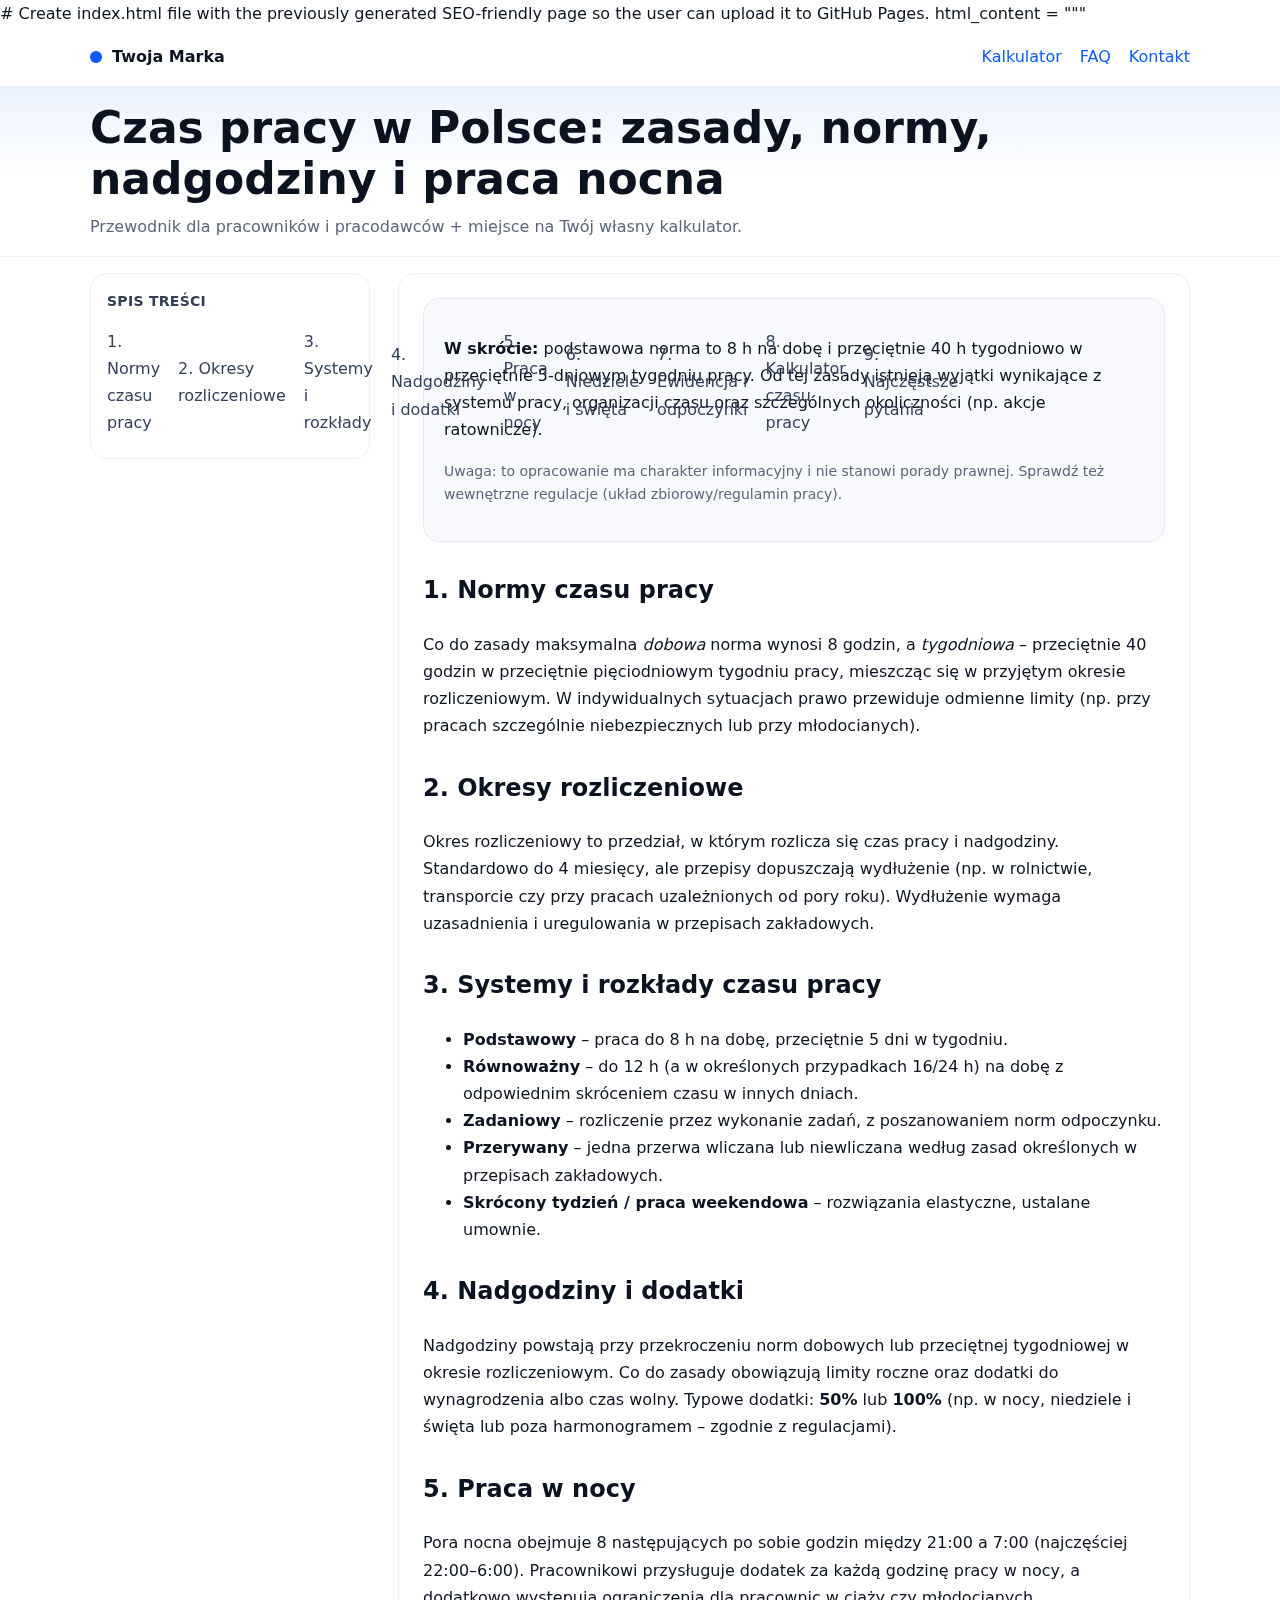
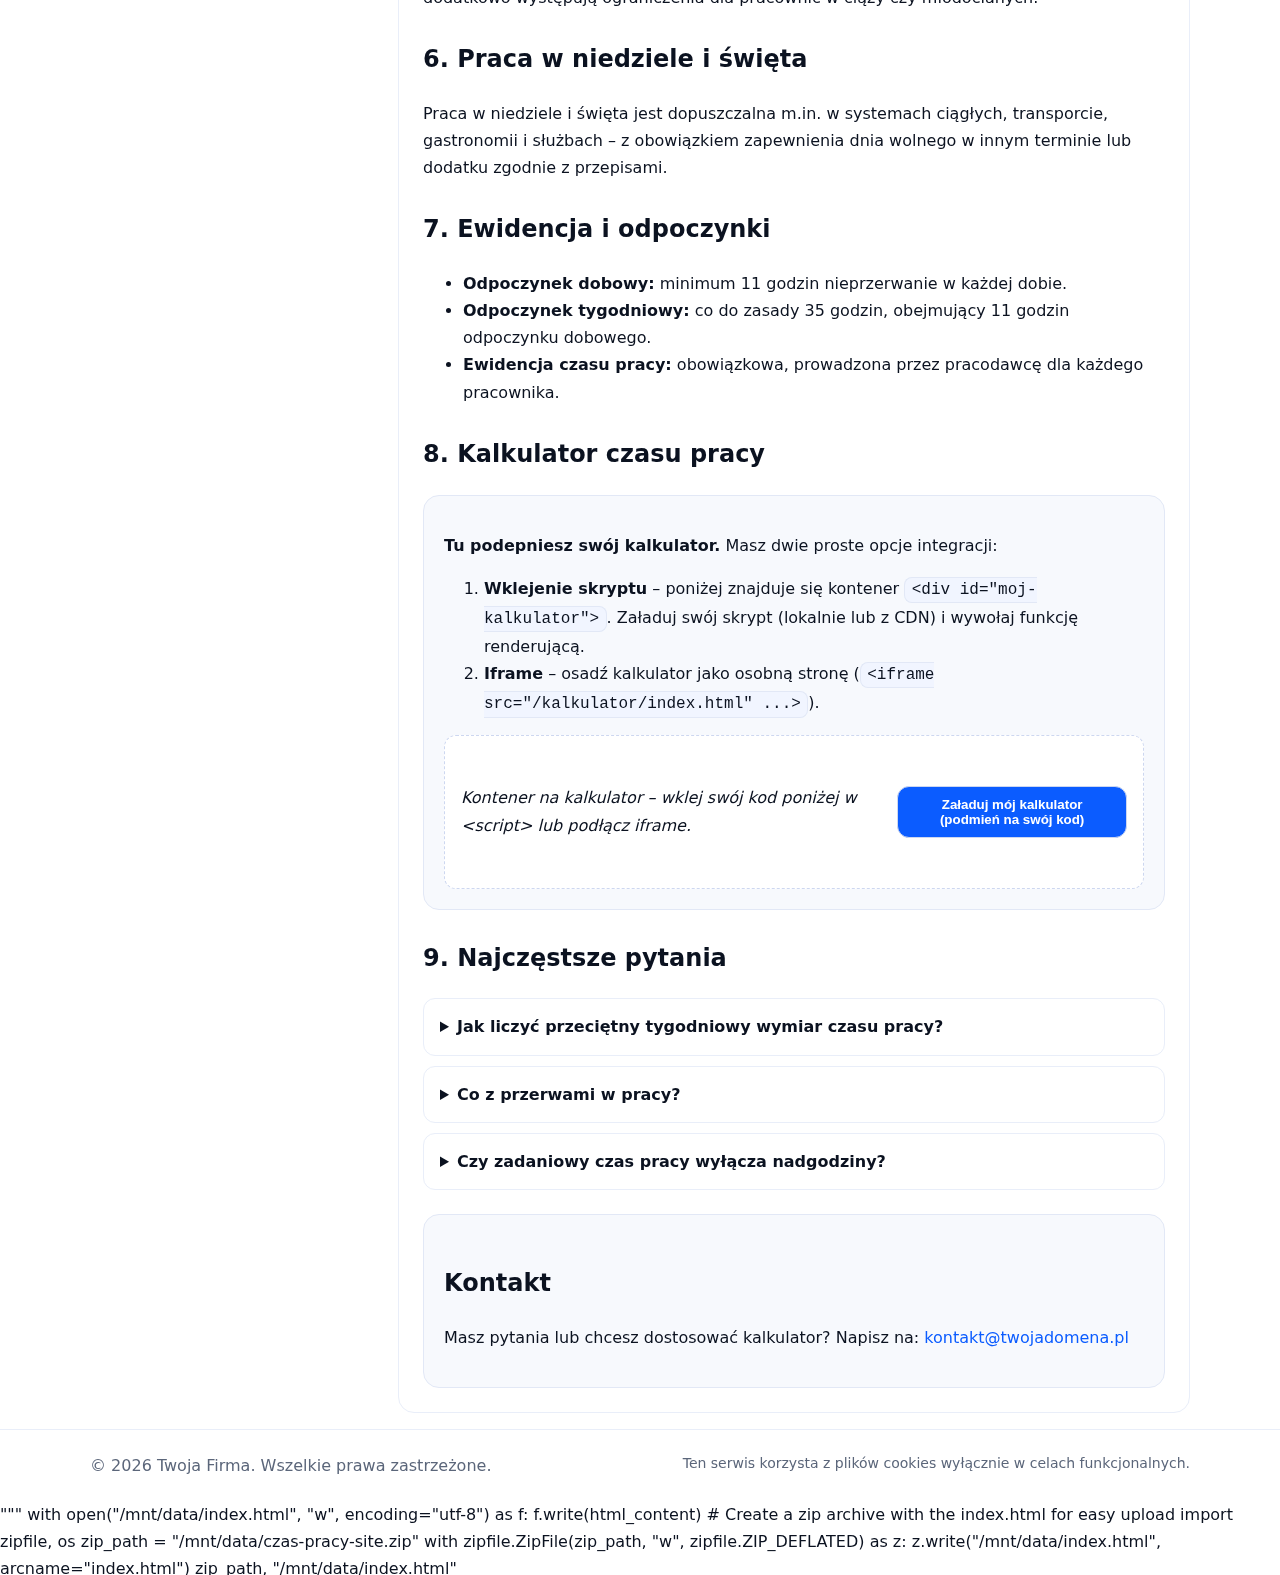
<file: index.html>
# Create index.html file with the previously generated SEO-friendly page so the user can upload it to GitHub Pages.
html_content = """<!doctype html>
<html lang="pl">
<head>
  <meta charset="utf-8" />
  <meta name="viewport" content="width=device-width, initial-scale=1" />
  <title>Czas pracy w Polsce – zasady, nadgodziny, praca nocna + kalkulator</title>
  <meta name="description" content="Kompletny przewodnik po czasie pracy w Polsce: normy dobowo‑tygodniowe, systemy i rozkłady, nadgodziny, praca w nocy, w niedziele i święta, ewidencja oraz odpoczynki. Wbuduj swój kalkulator czasu pracy." />
  <link rel="canonical" href="https://twojadomena.pl/czas-pracy" />
  <meta name="theme-color" content="#0b5cff" />
  
  <!-- Open Graph / Twitter -->
  <meta property="og:type" content="article" />
  <meta property="og:title" content="Czas pracy w Polsce – zasady, nadgodziny, praca nocna + kalkulator" />
  <meta property="og:description" content="Kompletny przewodnik po czasie pracy, wraz z miejscem na Twój kalkulator." />
  <meta property="og:url" content="https://twojadomena.pl/czas-pracy" />
  <meta property="og:image" content="https://twojadomena.pl/og-czas-pracy.jpg" />
  <meta name="twitter:card" content="summary_large_image" />

  <style>
    :root{
      --bg:#ffffff; --text:#0b1220; --muted:#5b667a; --brand:#0b5cff; --brand-2:#ebf2ff; --card:#f7f9fd;
      --max: 1100px; --radius: 16px;
    }
    html{scroll-behavior:smooth}
    body{margin:0;background:var(--bg);color:var(--text);font:400 16px/1.7 system-ui,Segoe UI,Roboto,Helvetica,Arial,sans-serif}
    a{color:var(--brand);text-decoration:none}
    a:hover{text-decoration:underline}
    header{position:sticky;top:0;background:rgba(255,255,255,.92);backdrop-filter:saturate(180%) blur(12px);border-bottom:1px solid #e9eef9;z-index:10}
    .wrap{max-width:var(--max);margin:auto;padding:16px 20px}
    .brand{display:flex;gap:10px;align-items:center;font-weight:700}
    .brand .dot{width:12px;height:12px;border-radius:50%;background:var(--brand)}
    nav{display:flex;gap:18px;align-items:center}
    .grid{display:grid;grid-template-columns: 280px 1fr;gap:28px}
    @media (max-width:960px){.grid{grid-template-columns:1fr}.toc{position:static}}
    main{padding:28px 20px}
    .hero{background:linear-gradient(180deg, var(--brand-2), #fff 55%);border-bottom:1px solid #e9eef9}
    .hero h1{font-size:clamp(26px, 4vw, 44px);line-height:1.15;margin:0 0 8px}
    .hero p{color:var(--muted);margin:0}
    .toc{position:sticky;top:76px;align-self:start;background:#fff;border:1px solid #e9eef9;border-radius:var(--radius);padding:16px}
    .toc h3{margin:0 0 8px;font-size:14px;letter-spacing:.02em;text-transform:uppercase;color:#344055}
    .toc a{display:block;padding:6px 0;color:#32405a}
    article{background:#fff;border:1px solid #e9eef9;border-radius:var(--radius);padding:24px}
    article h2{margin-top:28px}
    .card{background:var(--card);border:1px solid #e2e8f6;border-radius:var(--radius);padding:20px}
    .note{font-size:14px;color:var(--muted)}
    .faq details{background:#fff;border:1px solid #e9eef9;border-radius:12px;padding:14px 16px;margin:10px 0}
    .faq summary{font-weight:600;cursor:pointer}
    footer{border-top:1px solid #e9eef9;color:var(--muted)}
    code{background:#f1f5ff;border:1px solid #e2e8f6;padding:.2em .4em;border-radius:8px}
  </style>

  <!-- Article Schema.org (JSON‑LD) -->
  <script type="application/ld+json">
  {
    "@context":"https://schema.org",
    "@type":"Article",
    "headline":"Czas pracy w Polsce – zasady, nadgodziny, praca nocna",
    "inLanguage":"pl-PL",
    "author":{"@type":"Person","name":"Twoje Imię"},
    "publisher":{"@type":"Organization","name":"Twoja Firma","logo":{"@type":"ImageObject","url":"https://twojadomena.pl/logo.png"}},
    "datePublished":"2025-08-11",
    "dateModified":"2025-08-11",
    "image":"https://twojadomena.pl/og-czas-pracy.jpg",
    "mainEntityOfPage":"https://twojadomena.pl/czas-pracy",
    "description":"Kompletny przewodnik po czasie pracy w Polsce: normy, systemy, nadgodziny i praca nocna."
  }
  </script>

  <!-- FAQ Schema.org (JSON‑LD) -->
  <script type="application/ld+json">
  {
    "@context":"https://schema.org",
    "@type":"FAQPage",
    "mainEntity":[
      {"@type":"Question","name":"Jaka jest podstawowa norma czasu pracy?","acceptedAnswer":{"@type":"Answer","text":"Co do zasady 8 godzin na dobę i przeciętnie 40 godzin w przeciętnie pięciodniowym tygodniu pracy, w przyjętym okresie rozliczeniowym."}},
      {"@type":"Question","name":"Kiedy powstają nadgodziny?","acceptedAnswer":{"@type":"Answer","text":"Gdy dojdzie do przekroczenia norm dobowych lub przeciętnej tygodniowej normy w okresie rozliczeniowym."}},
      {"@type":"Question","name":"Co to jest pora nocna?","acceptedAnswer":{"@type":"Answer","text":"Ośmiogodzinny przedział między 21:00 a 7:00 wyznaczony w regulacjach zakładowych (najczęściej 22:00–6:00)."}},
      {"@type":"Question","name":"Czy można pracować w niedziele i święta?","acceptedAnswer":{"@type":"Answer","text":"Tak, w przypadkach przewidzianych prawem. Pracownikowi przysługuje inny dzień wolny albo dodatek, w zależności od okoliczności."}}
    ]
  }
  </script>
</head>
<body>
  <header>
    <div class="wrap" style="display:flex;justify-content:space-between;align-items:center;gap:16px">
      <div class="brand"><span class="dot"></span> <span>Twoja Marka</span></div>
      <nav>
        <a href="#kalkulator">Kalkulator</a>
        <a href="#faq">FAQ</a>
        <a href="#kontakt">Kontakt</a>
      </nav>
    </div>
  </header>

  <section class="hero">
    <div class="wrap">
      <h1>Czas pracy w Polsce: zasady, normy, nadgodziny i praca nocna</h1>
      <p>Przewodnik dla pracowników i pracodawców + miejsce na Twój własny kalkulator.</p>
    </div>
  </section>

  <main class="wrap grid">
    <aside class="toc" aria-label="Spis treści">
      <h3>Spis treści</h3>
      <nav>
        <a href="#normy">1. Normy czasu pracy</a>
        <a href="#okresy">2. Okresy rozliczeniowe</a>
        <a href="#systemy">3. Systemy i rozkłady</a>
        <a href="#nadgodziny">4. Nadgodziny i dodatki</a>
        <a href="#noc">5. Praca w nocy</a>
        <a href="#niedziele">6. Niedziele i święta</a>
        <a href="#ewidencja">7. Ewidencja i odpoczynki</a>
        <a href="#kalkulator">8. Kalkulator czasu pracy</a>
        <a href="#faq">9. Najczęstsze pytania</a>
      </nav>
    </aside>

    <article itemscope itemtype="https://schema.org/Article">
      <section id="intro" class="card" style="margin-bottom:18px">
        <p><strong>W skrócie:</strong> podstawowa norma to 8 h na dobę i przeciętnie 40 h tygodniowo w przeciętnie 5‑dniowym tygodniu pracy. Od tej zasady istnieją wyjątki wynikające z systemu pracy, organizacji czasu oraz szczególnych okoliczności (np. akcje ratownicze).</p>
        <p class="note">Uwaga: to opracowanie ma charakter informacyjny i nie stanowi porady prawnej. Sprawdź też wewnętrzne regulacje (układ zbiorowy/regulamin pracy).</p>
      </section>

      <h2 id="normy">1. Normy czasu pracy</h2>
      <p>Co do zasady maksymalna <em>dobowa</em> norma wynosi 8 godzin, a <em>tygodniowa</em> – przeciętnie 40 godzin w przeciętnie pięciodniowym tygodniu pracy, mieszcząc się w przyjętym okresie rozliczeniowym. W indywidualnych sytuacjach prawo przewiduje odmienne limity (np. przy pracach szczególnie niebezpiecznych lub przy młodocianych).</p>

      <h2 id="okresy">2. Okresy rozliczeniowe</h2>
      <p>Okres rozliczeniowy to przedział, w którym rozlicza się czas pracy i nadgodziny. Standardowo do 4 miesięcy, ale przepisy dopuszczają wydłużenie (np. w rolnictwie, transporcie czy przy pracach uzależnionych od pory roku). Wydłużenie wymaga uzasadnienia i uregulowania w przepisach zakładowych.</p>

      <h2 id="systemy">3. Systemy i rozkłady czasu pracy</h2>
      <ul>
        <li><strong>Podstawowy</strong> – praca do 8 h na dobę, przeciętnie 5 dni w tygodniu.</li>
        <li><strong>Równoważny</strong> – do 12 h (a w określonych przypadkach 16/24 h) na dobę z odpowiednim skróceniem czasu w innych dniach.</li>
        <li><strong>Zadaniowy</strong> – rozliczenie przez wykonanie zadań, z poszanowaniem norm odpoczynku.</li>
        <li><strong>Przerywany</strong> – jedna przerwa wliczana lub niewliczana według zasad określonych w przepisach zakładowych.</li>
        <li><strong>Skrócony tydzień / praca weekendowa</strong> – rozwiązania elastyczne, ustalane umownie.</li>
      </ul>

      <h2 id="nadgodziny">4. Nadgodziny i dodatki</h2>
      <p>Nadgodziny powstają przy przekroczeniu norm dobowych lub przeciętnej tygodniowej w okresie rozliczeniowym. Co do zasady obowiązują limity roczne oraz dodatki do wynagrodzenia albo czas wolny. Typowe dodatki: <strong>50%</strong> lub <strong>100%</strong> (np. w nocy, niedziele i święta lub poza harmonogramem – zgodnie z regulacjami).</p>

      <h2 id="noc">5. Praca w nocy</h2>
      <p>Pora nocna obejmuje 8 następujących po sobie godzin między 21:00 a 7:00 (najczęściej 22:00–6:00). Pracownikowi przysługuje dodatek za każdą godzinę pracy w nocy, a dodatkowo występują ograniczenia dla pracownic w ciąży czy młodocianych.</p>

      <h2 id="niedziele">6. Praca w niedziele i święta</h2>
      <p>Praca w niedziele i święta jest dopuszczalna m.in. w systemach ciągłych, transporcie, gastronomii i służbach – z obowiązkiem zapewnienia dnia wolnego w innym terminie lub dodatku zgodnie z przepisami.</p>

      <h2 id="ewidencja">7. Ewidencja i odpoczynki</h2>
      <ul>
        <li><strong>Odpoczynek dobowy:</strong> minimum 11 godzin nieprzerwanie w każdej dobie.</li>
        <li><strong>Odpoczynek tygodniowy:</strong> co do zasady 35 godzin, obejmujący 11 godzin odpoczynku dobowego.</li>
        <li><strong>Ewidencja czasu pracy:</strong> obowiązkowa, prowadzona przez pracodawcę dla każdego pracownika.</li>
      </ul>

      <h2 id="kalkulator">8. Kalkulator czasu pracy</h2>
      <div class="card">
        <p><strong>Tu podepniesz swój kalkulator.</strong> Masz dwie proste opcje integracji:</p>
        <ol>
          <li><strong>Wklejenie skryptu</strong> – poniżej znajduje się kontener <code>&lt;div id="moj-kalkulator"&gt;</code>. Załaduj swój skrypt (lokalnie lub z CDN) i wywołaj funkcję renderującą.</li>
          <li><strong>Iframe</strong> – osadź kalkulator jako osobną stronę (<code>&lt;iframe src="/kalkulator/index.html" ...&gt;</code>).</li>
        </ol>
        <div id="moj-kalkulator" style="background:#fff;border:1px dashed #cdd7f0;border-radius:12px;padding:16px;min-height:120px;display:flex;align-items:center;justify-content:center;margin-top:10px">
          <em>Kontener na kalkulator – wklej swój kod poniżej w &lt;script&gt; lub podłącz iframe.</em>
        </div>
      </div>

      <section id="faq" class="faq">
        <h2>9. Najczęstsze pytania</h2>
        <details>
          <summary>Jak liczyć przeciętny tygodniowy wymiar czasu pracy?</summary>
          <div>Sumujesz zaplanowane godziny w okresie rozliczeniowym i dzielisz przez liczbę tygodni; porównujesz z 40 h. Odchylenia kompensujesz planem lub rozliczasz dodatkami/czasem wolnym.</div>
        </details>
        <details>
          <summary>Co z przerwami w pracy?</summary>
          <div>Po 6 h pracy przysługuje co najmniej 15‑minutowa przerwa (wliczana do czasu pracy). W regulaminach można przewidzieć dodatkowe przerwy.</div>
        </details>
        <details>
          <summary>Czy zadaniowy czas pracy wyłącza nadgodziny?</summary>
          <div>Nie. Jeśli nałożone zadania obiektywnie nie mieszczą się w normach, mogą powstać nadgodziny.</div>
        </details>
      </section>

      <section id="kontakt" class="card" style="margin-top:24px">
        <h2>Kontakt</h2>
        <p>Masz pytania lub chcesz dostosować kalkulator? Napisz na: <a href="mailto:kontakt@twojadomena.pl">kontakt@twojadomena.pl</a></p>
      </section>
    </article>
  </main>

  <footer>
    <div class="wrap" style="display:flex;justify-content:space-between;gap:12px;flex-wrap:wrap;padding:22px 20px">
      <div>© <span id="y"></span> Twoja Firma. Wszelkie prawa zastrzeżone.</div>
      <div class="note">Ten serwis korzysta z plików cookies wyłącznie w celach funkcjonalnych.</div>
    </div>
  </footer>

  <!-- === INTEGRACJA KALKULATORA ===
    1) Jeśli masz gotowy bundel JS (np. dist/kalkulator.js), podłącz go i wywołaj render:
       <script src="/dist/kalkulator.js"></script>
       <script>
         window.renderKalkulator?.({ mount: document.getElementById('moj-kalkulator') })
       </script>

    2) Jeśli kalkulator jest osobną stroną, użyj iframe (odkomentuj i podmień src):
       <div style="margin-top:12px">
         <iframe src="/kalkulator/index.html" title="Kalkulator czasu pracy" width="100%" height="680" style="border:1px solid #e2e8f6;border-radius:12px"></iframe>
       </div>
  === -->

  <script>
    // Rok w stopce
    document.getElementById('y').textContent = new Date().getFullYear()

    // Przykładowy fallback, gdybyś chciał szybko zobaczyć placeholder kalkulatora
    ;(function(){
      const m = document.getElementById('moj-kalkulator')
      if(!m) return
      const btn = document.createElement('button')
      btn.textContent = 'Załaduj mój kalkulator (podmień na swój kod)'
      btn.style.cssText = 'padding:10px 14px;border-radius:12px;border:1px solid #cdd7f0;background:#0b5cff;color:#fff;cursor:pointer;font-weight:600'
      btn.addEventListener('click', ()=>{
        m.innerHTML = '<p style="margin:0">[Tu wstrzyknij UI kalkulatora. Zamień ten placeholder na własny render.]</p>'
      })
      m.appendChild(btn)
    })()
  </script>
</body>
</html>
"""
with open("/mnt/data/index.html", "w", encoding="utf-8") as f:
    f.write(html_content)

# Create a zip archive with the index.html for easy upload
import zipfile, os
zip_path = "/mnt/data/czas-pracy-site.zip"
with zipfile.ZipFile(zip_path, "w", zipfile.ZIP_DEFLATED) as z:
    z.write("/mnt/data/index.html", arcname="index.html")

zip_path, "/mnt/data/index.html"
</file>
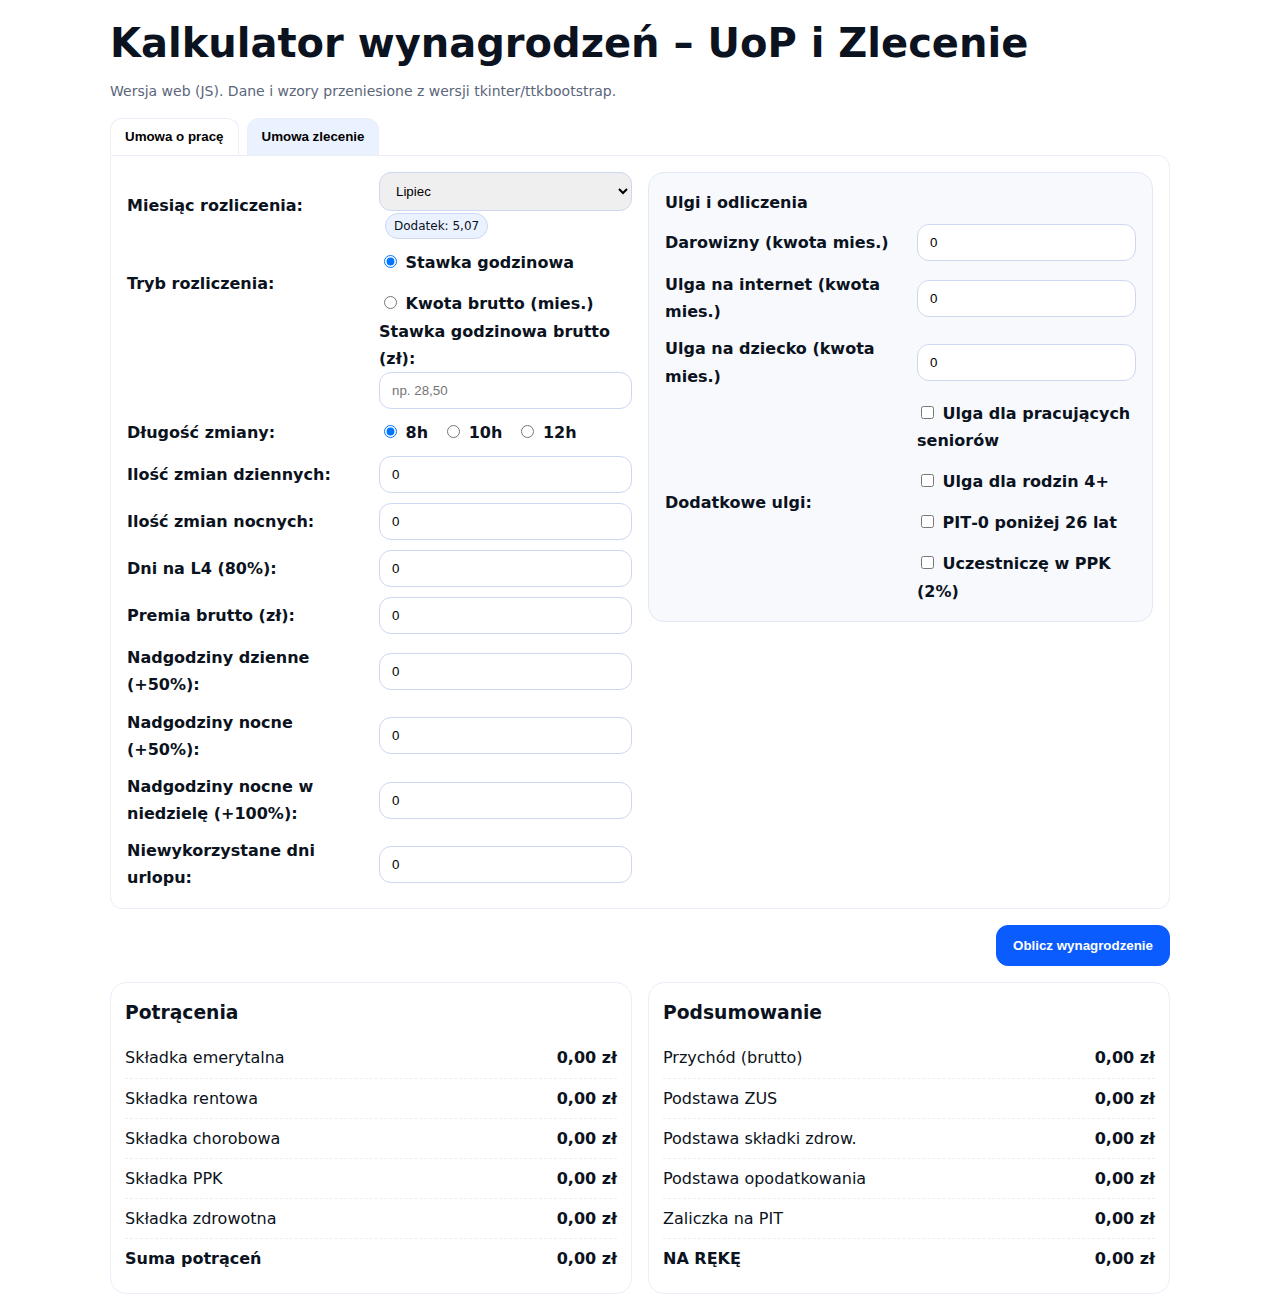
<file: kalkulator.html>
<!doctype html>
<html lang="pl">
<head>
  <meta charset="utf-8" />
  <meta name="viewport" content="width=device-width, initial-scale=1" />
  <title>Kalkulator wynagrodzeń – UoP i Zlecenie (PL)</title>
  <meta name="description" content="Kalkulator wynagrodzeń dla umowy o pracę i umowy zlecenia. Oblicza składki ZUS, zdrowotną, zaliczkę PIT, PPK, brutto/netto.">
  <style>
    :root{
      --bg:#ffffff; --text:#0b1220; --muted:#5b667a; --brand:#0b5cff; --card:#f7f9fd; --soft:#e9eef9;
      --r:16px; --gap:16px; --max: 1100px;
    }
    *{box-sizing:border-box}
    html{scroll-behavior:smooth}
    body{margin:0;background:var(--bg);color:var(--text);font:400 16px/1.7 system-ui,Segoe UI,Roboto,Helvetica,Arial,sans-serif}
    a{color:var(--brand);text-decoration:none}
    a:hover{text-decoration:underline}
    .wrap{max-width:var(--max);margin:auto;padding:20px}
    h1{font-size:clamp(22px,3.4vw,40px);line-height:1.15;margin:0 0 10px}
    .note{color:var(--muted);font-size:14px}

    .tabs{display:flex;gap:8px;margin-top:14px}
    .tab{padding:10px 14px;border:1px solid var(--soft);border-bottom:none;border-radius:12px 12px 0 0;background:#ebf2ff;cursor:pointer;font-weight:600}
    .tab.active{background:#fff;border-bottom:1px solid #fff}
    .pane{border:1px solid var(--soft);border-radius:0 12px 12px 12px;padding:16px;background:#fff}

    .grid{display:grid;grid-template-columns:1fr 1fr;gap:var(--gap)}
    @media (max-width: 980px){.grid{grid-template-columns:1fr}}

    .card{background:var(--card);border:1px solid #e2e8f6;border-radius:var(--r);padding:16px}
    .row{display:grid;grid-template-columns: 240px 1fr;gap:12px;align-items:center}
    .row + .row{margin-top:10px}
    label{font-weight:600}
    input[type="text"], input[type="number"], select{width:100%;padding:10px 12px;border:1px solid #cdd7f0;border-radius:12px}
    .checks{display:flex;gap:14px;flex-wrap:wrap}
    .radios{display:flex;gap:14px;flex-wrap:wrap}
    .hint{font-size:12px;color:var(--muted)}

    .results{display:grid;grid-template-columns:1fr 1fr;gap:var(--gap);margin-top:16px}
    @media (max-width: 980px){.results{grid-template-columns:1fr}}
    .box{background:#fff;border:1px solid var(--soft);border-radius:var(--r);padding:14px}
    .box h3{margin:0 0 10px}
    .kv{display:flex;justify-content:space-between;border-bottom:1px dashed #eaeef7;padding:6px 0}
    .kv:last-child{border-bottom:none}

    .btn{display:inline-flex;align-items:center;gap:10px;padding:12px 16px;border-radius:12px;border:1px solid var(--brand);background:var(--brand);color:#fff;font-weight:700;cursor:pointer}
    .right{display:flex;justify-content:flex-end}
    .badge{display:inline-block;padding:2px 8px;border-radius:999px;background:#ebf2ff;border:1px solid #cdd7f0;font-size:12px;margin-left:6px}
  </style>
</head>
<body>
  <div class="wrap">
    <h1>Kalkulator wynagrodzeń – UoP i Zlecenie</h1>
    <p class="note">Wersja web (JS). Dane i wzory przeniesione z wersji tkinter/ttkbootstrap.</p>

    <div class="tabs">
      <button class="tab active" id="tab-uop" type="button">Umowa o pracę</button>
      <button class="tab" id="tab-zlec" type="button">Umowa zlecenie</button>
    </div>
    <div class="pane" id="pane-uop"></div>
    <div class="pane" id="pane-zlec" style="display:none"></div>

    <div class="right" style="margin-top:16px">
      <button id="btn-calc" class="btn" type="button">Oblicz wynagrodzenie</button>
    </div>

    <div class="results">
      <div class="box">
        <h3>Potrącenia</h3>
        <div class="kv"><span>Składka emerytalna</span><strong id="r-em">0,00 zł</strong></div>
        <div class="kv"><span>Składka rentowa</span><strong id="r-re">0,00 zł</strong></div>
        <div class="kv"><span>Składka chorobowa</span><strong id="r-ch">0,00 zł</strong></div>
        <div class="kv"><span>Składka PPK</span><strong id="r-ppk">0,00 zł</strong></div>
        <div class="kv"><span>Składka zdrowotna</span><strong id="r-zd">0,00 zł</strong></div>
        <div class="kv"><span><strong>Suma potrąceń</strong></span><strong id="r-sum">0,00 zł</strong></div>
      </div>
      <div class="box">
        <h3>Podsumowanie</h3>
        <div class="kv"><span>Przychód (brutto)</span><strong id="r-brutto">0,00 zł</strong></div>
        <div class="kv"><span>Podstawa ZUS</span><strong id="r-pzus">0,00 zł</strong></div>
        <div class="kv"><span>Podstawa składki zdrow.</span><strong id="r-pzd">0,00 zł</strong></div>
        <div class="kv"><span>Podstawa opodatkowania</span><strong id="r-podst">0,00 zł</strong></div>
        <div class="kv"><span>Zaliczka na PIT</span><strong id="r-pit">0,00 zł</strong></div>
        <div class="kv"><span><strong>NA RĘKĘ</strong></span><strong id="r-netto">0,00 zł</strong></div>
      </div>
    </div>
  </div>

<script>
(() => {
  // ======== STAŁE (jak w wersji Python) ========
  const STAWKI_NOCNE_2025 = {"Styczeń":5.55,"Luty":5.83,"Marzec":5.55,"Kwiecień":5.55,"Maj":5.83,"Czerwiec":5.83,"Lipiec":5.07,"Sierpień":5.83,"Wrzesień":5.30,"Październik":5.07,"Listopad":6.48,"Grudzień":5.83};

  // UoP
  const SKLADKA_EMERYTALNA_UOP = 0.0976;
  const SKLADKA_RENTOWA_UOP = 0.0150;
  const SKLADKA_CHOROBOWA_UOP = 0.0245;
  const SUMA_SKLADEK_SPOLECZNYCH_UOP = SKLADKA_EMERYTALNA_UOP + SKLADKA_RENTOWA_UOP + SKLADKA_CHOROBOWA_UOP; // 0.1371
  const KUP_MIESIECZNIE_UOP = 250.00;
  const WSPOLCZYNNIK_URLOPOWY_2025 = 20.75;
  const SKLADKA_ZDROWOTNA_PROCENT = 0.09;
  const STAWKA_PIT = 0.12;
  const PPK_PRACOWNIK_STAWKA = 0.02;
  const KWOTA_ZMNIEJSZAJACA_MIESIECZNIE = 300.00;
  const STAWKA_WYNAGRODZENIA_CHOROBOWEGO = 0.80;

  // Zlecenie
  const SKLADKA_EMERYTALNA_ZLEC = 0.0976;
  const SKLADKA_RENTOWA_ZLEC = 0.0150;
  const SKLADKA_CHOROBOWA_ZLEC_DOBROWOLNA = 0.0245;
  const KUP_ZLECENIE_PROCENT = 0.20;

  // ======== UTIL ========
  const PLN = new Intl.NumberFormat('pl-PL', { minimumFractionDigits: 2, maximumFractionDigits: 2 });
  const fmt = n => PLN.format(n) + ' zł';
  const pfloat = (v, f=0) => { if(v==null) return f; const s=String(v).replace(/\s+/g,'').replace(',','.').trim(); if(!s) return f; const n=Number(s); return Number.isFinite(n)?n:f; };
  const pint = (v) => Math.trunc(pfloat(v,0));
  const floorPL = (n) => Math.floor(n);

  // ======== BUDOWA UI ========
  const paneU = document.getElementById('pane-uop');
  const paneZ = document.getElementById('pane-zlec');

  function el(tag, attrs={}, ...kids){
    const e=document.createElement(tag);
    for(const [k,v] of Object.entries(attrs)){
      if(k==='class') e.className=v; else if(k==='for') e.htmlFor=v; else if(k.startsWith('on')&&typeof v==='function') e.addEventListener(k.slice(2), v); else if(v!==false && v!=null) e.setAttribute(k, v===true?'':v);
    }
    for(const ch of kids.flat()) e.appendChild(ch?.nodeType? ch : document.createTextNode(String(ch)));
    return e;
  }
  function inputRow(label, input){ return el('div',{class:'row'}, el('label',{}, label), input); }

  // ---- UoP form ----
  const miesiac = el('select',{}, ...Object.keys(STAWKI_NOCNE_2025).map(m=>el('option',{value:m, ...(m==='Lipiec'?{selected:true}:{})}, m)));
  const nocBadge = el('span',{class:'badge'});
  function updNoc(){ nocBadge.textContent = 'Dodatek: ' + String(PLN.format(STAWKI_NOCNE_2025[miesiac.value])).replace(' zł',' zł/h'); }
  miesiac.addEventListener('change', updNoc); updNoc();

  const trybU_g = el('input',{type:'radio',name:'trybU',value:'godzinowa',checked:true});
  const trybU_m = el('input',{type:'radio',name:'trybU',value:'miesieczna'});
  let lblStawka = el('label',{}, 'Stawka godzinowa brutto (zł):');
  const inpStawka = el('input',{type:'text',placeholder:'np. 28,50'});
  const obliczona = el('div',{class:'hint',style:'display:none'}, 'Obliczona stawka godzinowa: ', el('strong',{id:'uStawka'},'0,00 zł/h'));
  function syncUoP(){ if(trybU_g.checked){lblStawka.textContent='Stawka godzinowa brutto (zł):'; obliczona.style.display='none';} else {lblStawka.textContent='Miesięczna kwota brutto (zł):'; obliczona.style.display='block';} }
  trybU_g.addEventListener('change', syncUoP); trybU_m.addEventListener('change', syncUoP);

  const dl8=el('input',{type:'radio',name:'dlZ',value:'8',checked:true});
  const dl10=el('input',{type:'radio',name:'dlZ',value:'10'});
  const dl12=el('input',{type:'radio',name:'dlZ',value:'12'});

  const fieldsUlabels=[
    'Ilość zmian dziennych:','Ilość zmian nocnych:','Dni na L4 (80%):','Premia brutto (zł):',
    'Nadgodziny dzienne (+50%):','Nadgodziny nocne (+50%):','Nadgodziny nocne w niedzielę (+100%):','Niewykorzystane dni urlopu:'
  ];
  const fieldsU={};
  fieldsUlabels.forEach(lbl=>fieldsU[lbl]=el('input',{type:'text',value:'0'}));

  const ulgiDar=el('input',{type:'text',value:'0'});
  const ulgiInt=el('input',{type:'text',value:'0'});
  const ulgiDzie=el('input',{type:'text',value:'0'});
  const chkSenior=el('input',{type:'checkbox'});
  const chk4plus=el('input',{type:'checkbox'});
  const chkPit0=el('input',{type:'checkbox'});
  const chkPPK=el('input',{type:'checkbox'});

  paneU.append(
    el('div',{class:'grid'},
      el('div',{},
        el('div',{class:'row'}, el('label',{}, 'Miesiąc rozliczenia:'), el('div',{}, miesiac, ' ', nocBadge)),
        el('div',{class:'row'}, el('label',{}, 'Tryb rozliczenia:'), el('div',{class:'radios'}, el('label',{}, trybU_g,' Stawka godzinowa'), el('label',{}, trybU_m,' Kwota brutto (mies.)'))),
        obliczona,
        inputRow('', el('div',{}, lblStawka, inpStawka)),
        inputRow('Długość zmiany:', el('div',{class:'radios'}, el('label',{}, dl8,' 8h'), el('label',{}, dl10,' 10h'), el('label',{}, dl12,' 12h'))),
        ...fieldsUlabels.map(lbl=>inputRow(lbl, fieldsU[lbl]))
      ),
      el('div',{},
        el('div',{class:'card'},
          el('div',{style:'font-weight:700;margin-bottom:8px'}, 'Ulgi i odliczenia'),
          inputRow('Darowizny (kwota mies.)', ulgiDar),
          inputRow('Ulga na internet (kwota mies.)', ulgiInt),
          inputRow('Ulga na dziecko (kwota mies.)', ulgiDzie),
          el('div',{class:'row'}, el('label',{}, 'Dodatkowe ulgi:'), el('div',{class:'checks'},
            el('label',{}, chkSenior,' Ulga dla pracujących seniorów'),
            el('label',{}, chk4plus,' Ulga dla rodzin 4+'),
            el('label',{}, chkPit0,' PIT‑0 poniżej 26 lat'),
            el('label',{}, chkPPK,' Uczestniczę w PPK (2%)')
          ))
        )
      )
    )
  );

  // ---- Zlecenie form ----
  const zTrybG=el('input',{type:'radio',name:'tz',value:'godzinowa',checked:true});
  const zTrybM=el('input',{type:'radio',name:'tz',value:'miesieczna'});
  let zLbl=el('label',{}, 'Stawka godzinowa brutto (zł):');
  const zInp=el('input',{type:'text',placeholder:'np. 28,50'});
  function syncZ(){ zLbl.textContent = zTrybG.checked? 'Stawka godzinowa brutto (zł):' : 'Miesięczna kwota brutto (zł):'; }
  zTrybG.addEventListener('change', syncZ); zTrybM.addEventListener('change', syncZ);

  const zIlZm=el('input',{type:'text',value:'0'});
  const zDl8=el('input',{type:'radio',name:'zdl',value:'8',checked:true});
  const zDl10=el('input',{type:'radio',name:'zdl',value:'10'});
  const zDl12=el('input',{type:'radio',name:'zdl',value:'12'});

  const zChkStudent=el('input',{type:'checkbox'});
  const zChkPit0=el('input',{type:'checkbox'});
  const zChkChorDob=el('input',{type:'checkbox'});
  const zChkPit2=el('input',{type:'checkbox',checked:true});

  const zObl = el('div',{class:'hint',style:'display:none'}, 'Obliczona stawka godzinowa: ', el('strong',{id:'zSt'},'0,00 zł/h'));

  paneZ.append(
    el('div',{class:'grid'},
      el('div',{},
        el('div',{class:'row'}, el('label',{}, 'Tryb rozliczenia:'), el('div',{class:'radios'}, el('label',{}, zTrybG,' Stawka godzinowa'), el('label',{}, zTrybM,' Kwota brutto (mies.)'))),
        zObl,
        inputRow('', el('div',{}, zLbl, zInp)),
        el('div',{class:'row'}, el('label',{}, 'Ilość zmian w miesiącu:'), zIlZm),
        inputRow('Długość zmiany:', el('div',{class:'radios'}, el('label',{}, zDl8,' 8h'), el('label',{}, zDl10,' 10h'), el('label',{}, zDl12,' 12h')))
      ),
      el('div',{},
        el('div',{class:'card'},
          el('div',{style:'font-weight:700;margin-bottom:8px'}, 'Opcje'),
          el('div',{class:'checks'},
            el('label',{}, zChkStudent,' Jestem studentem/uczniem do 26 r.ż.'),
            el('label',{}, zChkPit0,' PIT‑0 (nie jestem studentem)'),
            el('label',{}, zChkChorDob,' Dobrowolna składka chorobowa (2.45%)'),
            el('label',{}, zChkPit2,' Zastosuj kwotę zmniejszającą (PIT-2)')
          )
        )
      )
    )
  );

  // ======== OBLICZENIA ========
  function calcUoP(){
    const godzinyNaZmianie = pint(document.querySelector('input[name="dlZ"]:checked').value);
    const zmDz = pint(fieldsU['Ilość zmian dziennych:'].value);
    const zmNc = pint(fieldsU['Ilość zmian nocnych:'].value);
    const dniL4 = pint(fieldsU['Dni na L4 (80%):'].value);
    const premia = pfloat(fieldsU['Premia brutto (zł):'].value);
    const ngDz = pint(fieldsU['Nadgodziny dzienne (+50%):'].value);
    const ngNc = pint(fieldsU['Nadgodziny nocne (+50%):'].value);
    const ngNcNd = pint(fieldsU['Nadgodziny nocne w niedzielę (+100%):'].value);
    const urlopDni = pint(fieldsU['Niewykorzystane dni urlopu:'].value);

    let stawkaGodz = 0, wynPodst = 0, miesiecznaBruttoUm = 0;

    if (trybU_g.checked){
      stawkaGodz = pfloat(inpStawka.value);
      wynPodst = (zmDz + zmNc) * godzinyNaZmianie * stawkaGodz;
      miesiecznaBruttoUm = wynPodst;
    } else {
      const kwBr = pfloat(inpStawka.value);
      wynPodst = kwBr; miesiecznaBruttoUm = kwBr;
      const standardowe = (zmDz + zmNc) * godzinyNaZmianie;
      const box = document.getElementById('uStawka').parentElement; // obliczona
      if (standardowe > 0){
        stawkaGodz = kwBr / standardowe;
        document.getElementById('uStawka').textContent = PLN.format(stawkaGodz) + ' zł/h';
        box.style.display='block';
      } else {
        box.style.display='block';
        document.getElementById('uStawka').textContent = 'Wpisz liczbę zmian!';
      }
    }

    const dodatekNoc = (zmNc * godzinyNaZmianie) * (STAWKI_NOCNE_2025[miesiac.value]||0);
    const wynNG = (ngDz * stawkaGodz * 1.5) + (ngNc * stawkaGodz * 1.5) + (ngNcNd * stawkaGodz * 2.0);
    const wynZaPrace = wynPodst + premia + dodatekNoc + wynNG;

    const ekwiwalent = (urlopDni > 0 && wynZaPrace > 0) ? (wynZaPrace / WSPOLCZYNNIK_URLOPOWY_2025) * urlopDni : 0;
    const podstSpo = wynZaPrace + ekwiwalent;

    const wynChor = (dniL4 > 0 && miesiecznaBruttoUm > 0)
      ? (((miesiecznaBruttoUm * (1 - SUMA_SKLADEK_SPOLECZNYCH_UOP)) / 30) * dniL4 * STAWKA_WYNAGRODZENIA_CHOROBOWEGO)
      : 0;

    const bruttoUoP = podstSpo + wynChor;

    const sklEm = podstSpo * SKLADKA_EMERYTALNA_UOP;
    const sklRe = podstSpo * SKLADKA_RENTOWA_UOP;
    const sklCh = podstSpo * SKLADKA_CHOROBOWA_UOP;
    const sumaSp = sklEm + sklRe + sklCh;

    const podstZdrow = (podstSpo - sumaSp) + wynChor;
    const sklZdrow = podstZdrow * SKLADKA_ZDROWOTNA_PROCENT;

    const ppk = chkPPK.checked ? (bruttoUoP * PPK_PRACOWNIK_STAWKA) : 0;

    const ulgiOdDoch = pfloat(ulgiDar.value) + pfloat(ulgiInt.value);
    const podstOpPrzed = bruttoUoP - sumaSp - KUP_MIESIECZNIE_UOP - ulgiOdDoch;
    const podstOp = podstOpPrzed > 0 ? floorPL(podstOpPrzed) : 0;

    let zaliczka = 0;
    if (!(chkPit0.checked || chkSenior.checked || chk4plus.checked)){
      let podatek = (podstOp * STAWKA_PIT) - KWOTA_ZMNIEJSZAJACA_MIESIECZNIE;
      podatek -= pfloat(ulgiDzie.value);
      zaliczka = podatek > 0 ? floorPL(podatek) : 0;
    }

    const sumaPotr = sumaSp + sklZdrow + zaliczka + ppk;
    const netto = bruttoUoP - sumaPotr;

    return {
      em: sklEm, re: sklRe, ch: sklCh, ppk: ppk, zd: sklZdrow, sum: sumaPotr,
      brutto: bruttoUoP, pzus: podstSpo, pzd: podstZdrow, podst: podstOpPrzed, pit: zaliczka, netto
    };
  }

  function calcZlecenie(){
    const godz = (()=>{ const v=document.querySelector('input[name="zdl"]:checked').value; return pint(v); })();
    const ilZm = pint(zIlZm.value);
    const allH = ilZm * godz;

    let brutto = 0;
    if (zTrybG.checked){
      brutto = pfloat(zInp.value) * allH;
    } else {
      brutto = pfloat(zInp.value);
      const box=zObl; box.style.display='block';
      if (allH>0) box.querySelector('strong').textContent = PLN.format(brutto/allH) + ' zł/h';
      else box.querySelector('strong').textContent = 'Wpisz liczbę zmian!';
    }
    if (brutto === 0){
      return {em:0,re:0,ch:0,zd:0,sum:0,brutto:0,pzus:0,pzd:0,podst:0,pit:0,netto:0};
    }

    if (zChkStudent.checked){
      return {em:0,re:0,ch:0,zd:0,sum:0,brutto:brutto,pzus:0,pzd:0,podst:0,pit:0,netto:brutto};
    }

    const podstZUS = brutto;
    const sklEm = podstZUS * SKLADKA_EMERYTALNA_ZLEC;
    const sklRe = podstZUS * SKLADKA_RENTOWA_ZLEC;
    const sklCh = zChkChorDob.checked ? podstZUS * SKLADKA_CHOROBOWA_ZLEC_DOBROWOLNA : 0;
    const sumaSp = sklEm + sklRe + sklCh;

    const podstZdrow = brutto - sumaSp;
    const sklZdrow = podstZdrow * SKLADKA_ZDROWOTNA_PROCENT;

    let zaliczka = 0, podstOpPrzed = 0;
    if (!zChkPit0.checked){
      const KUP = (brutto - sumaSp) * KUP_ZLECENIE_PROCENT;
      podstOpPrzed = brutto - sumaSp - KUP;
      const podstOp = podstOpPrzed > 0 ? floorPL(podstOpPrzed) : 0;
      let podatek = podstOp * STAWKA_PIT;
      if (zChkPit2.checked) podatek -= KWOTA_ZMNIEJSZAJACA_MIESIECZNIE;
      zaliczka = podatek > 0 ? floorPL(podatek) : 0;
    }

    const sumaPotr = sumaSp + sklZdrow + zaliczka;
    const netto = brutto - sumaPotr;

    return {em:sklEm, re:sklRe, ch:sklCh, zd:sklZdrow, sum:sumaPotr, brutto, pzus:podstZUS, pzd:podstZdrow, podst:podstOpPrzed, pit:zaliczka, netto};
  }

  // ======== ZDARZENIA ========
  document.getElementById('tab-uop').addEventListener('click', ()=>{
    document.getElementById('tab-uop').classList.add('active');
    document.getElementById('tab-zlec').classList.remove('active');
    paneU.style.display='block'; paneZ.style.display='none';
  });
  document.getElementById('tab-zlec').addEventListener('click', ()=>{
    document.getElementById('tab-zlec').classList.add('active');
    document.getElementById('tab-uop').classList.remove('active');
    paneZ.style.display='block'; paneU.style.display='none';
  });

  document.getElementById('btn-calc').addEventListener('click', ()=>{
    const uopActive = document.getElementById('tab-uop').classList.contains('active');
    const res = uopActive ? calcUoP() : calcZlecenie();
    const set = (id, v) => document.getElementById(id).textContent = fmt(v);
    set('r-em', res.em); set('r-re', res.re); set('r-ch', res.ch); set('r-ppk', res.ppk||0); set('r-zd', res.zd); set('r-sum', res.sum);
    set('r-brutto', res.brutto); set('r-pzus', res.pzus); set('r-pzd', res.pzd); set('r-podst', res.podst); set('r-pit', res.pit); set('r-netto', res.netto);
  });
})();
</script>
</body>
</html>
</file>
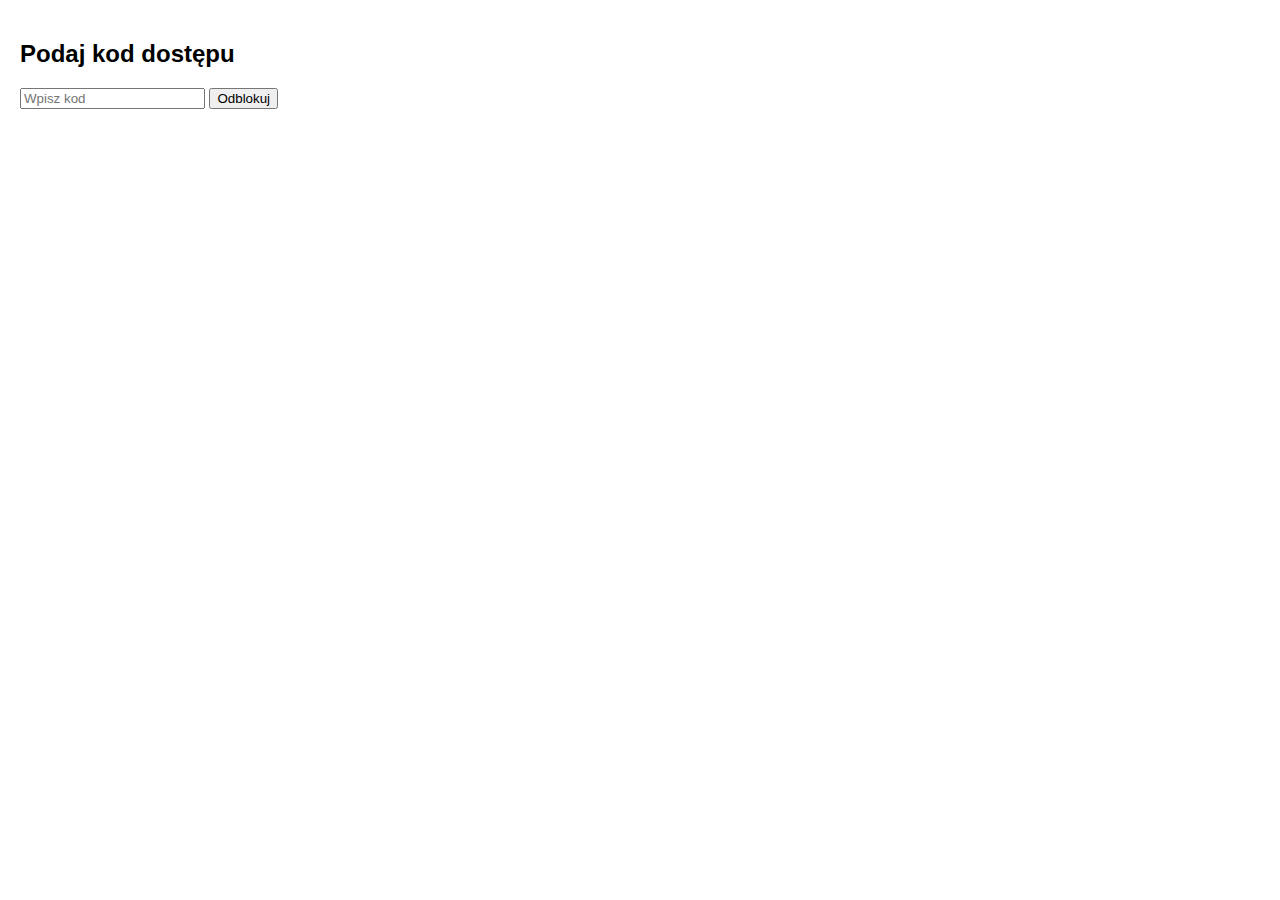
<file: paywall.html>
<!DOCTYPE html>
<html lang="pl">
<head>
<meta charset="UTF-8">
<meta name="viewport" content="width=device-width, initial-scale=1.0">
<title>Odblokuj kalkulator</title>
<link rel="stylesheet" href="style.css">
</head>
<body>
<main>
<h2>Podaj kod dostępu</h2>
<input type="password" id="accessCode" placeholder="Wpisz kod">
<button onclick="checkCode()">Odblokuj</button>
<p id="error" style="color:red; display:none;">Nieprawidłowy kod</p>
</main>
<script>
function checkCode() {
    const code = document.getElementById('accessCode').value;
    if(code === 'VIP2025') {
        localStorage.setItem('accessGranted', 'true');
        window.location.href = 'kalkulator.html';
    } else {
        document.getElementById('error').style.display = 'block';
    }
}
</script>
</body>
</html>
</file>
<file: style.css>
body {
    font-family: Arial, sans-serif;
    margin: 0;
    padding: 0;
}
header, main {
    padding: 20px;
}
.btn {
    display: inline-block;
    padding: 10px 20px;
    background-color: #007BFF;
    color: white;
    text-decoration: none;
    border-radius: 4px;
}
.btn:hover {
    background-color: #0056b3;
}
</file>
